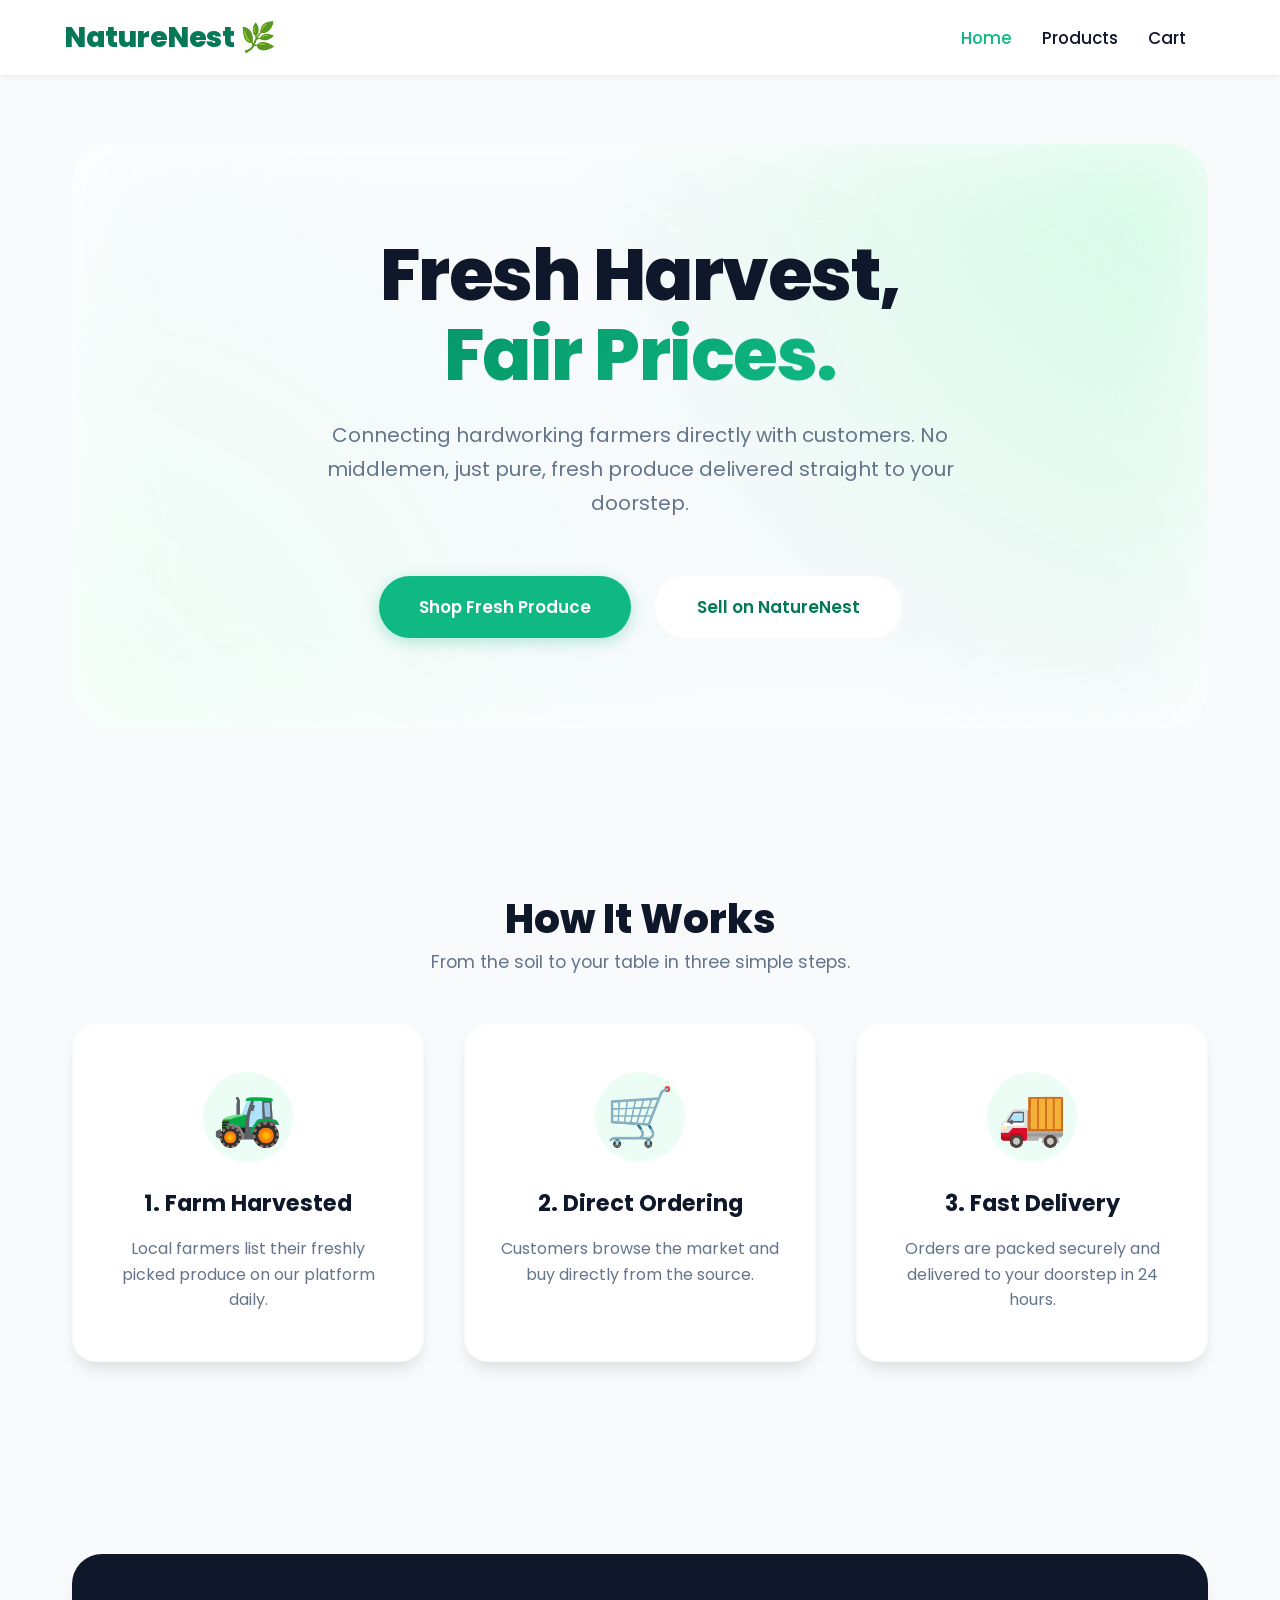
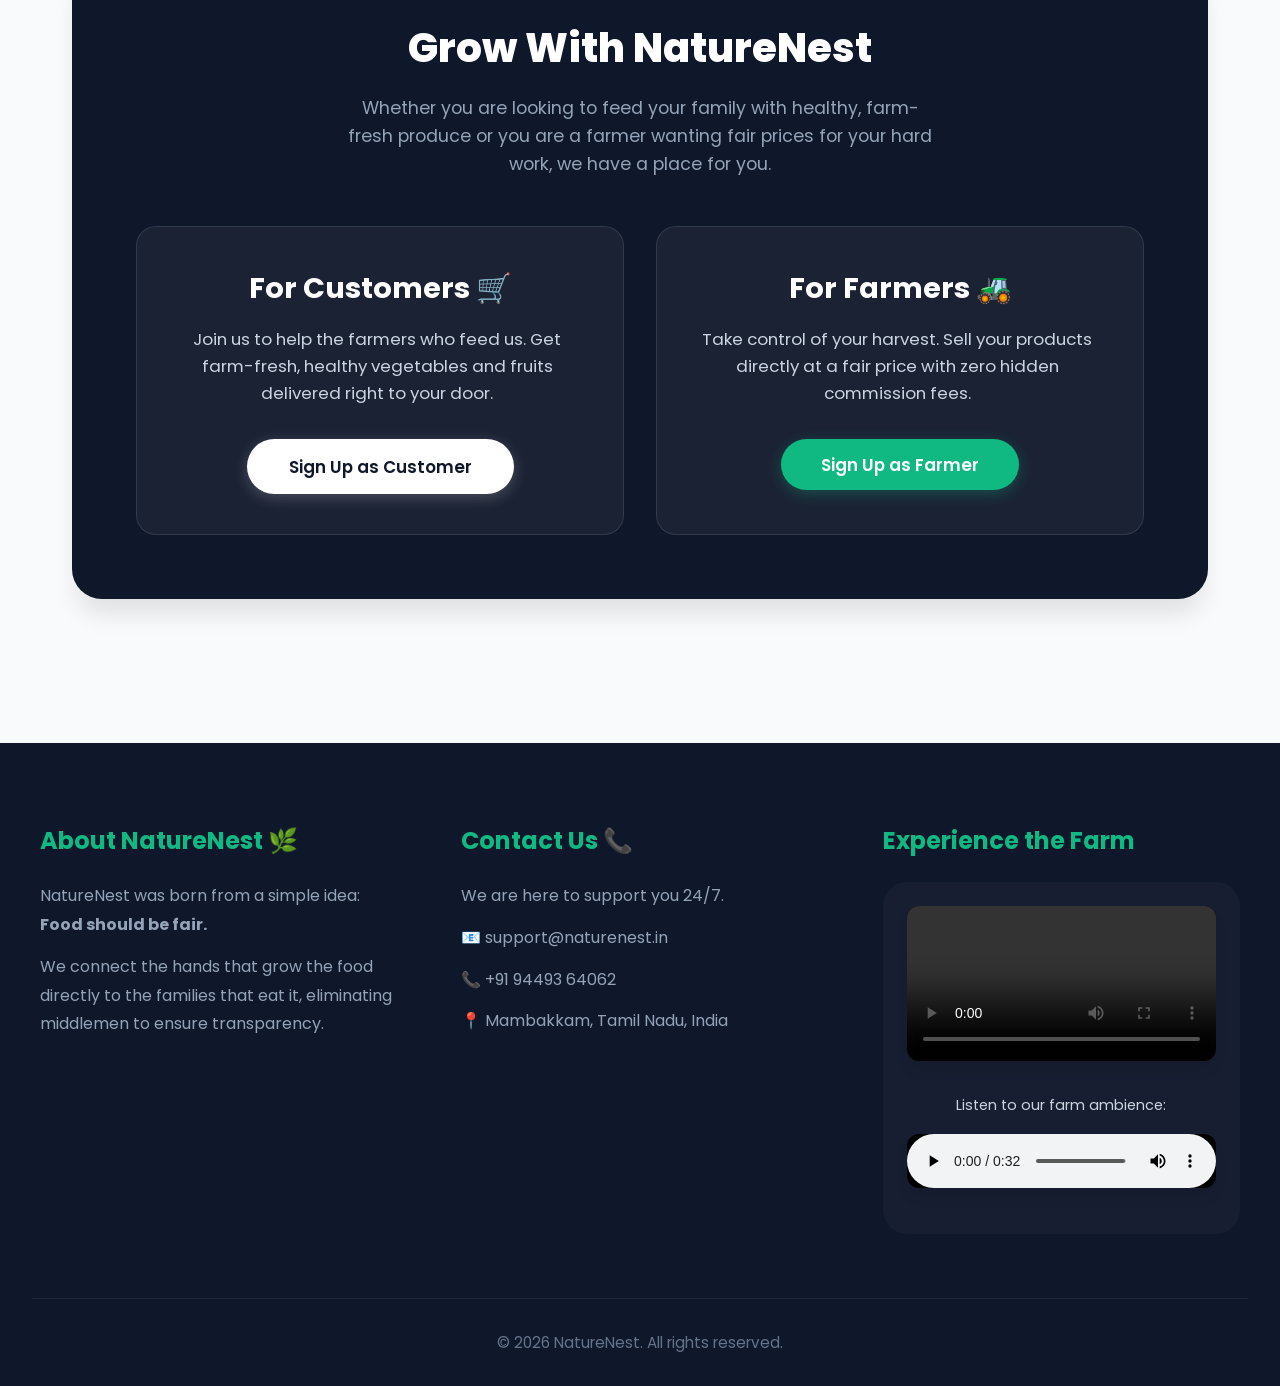
<file: index.html>
<!DOCTYPE html>
<html lang="en">
<head>
    <meta charset="UTF-8">
    <meta name="viewport" content="width=device-width, initial-scale=1.0">
    <title>NatureNest - Fresh & Fair</title>
    <link rel="stylesheet" href="style.css">
</head>
<body>
    <header>
        <a href="index.html" class="logo">NatureNest 🌿</a>
        <ul class="nav-links">
            <li><a href="index.html" style="color: var(--primary);">Home</a></li>
            <li><a href="products.html">Products</a></li>
            <li><a href="cart.html" class="cart-link">Cart <span id="cart-badge" class="badge" style="display: none;">0</span></a></li>
            <li><a id="auth-nav-link" style="cursor: pointer;"></a></li>
        </ul>
    </header>
    <section style="padding-top: 2rem;">
        <div class="hero-wrapper">
            <h1>Fresh Harvest,<br><span class="gradient-text">Fair Prices.</span></h1>
            <p>Connecting hardworking farmers directly with customers. No middlemen, just pure, fresh produce delivered straight to your doorstep.</p>
            <div style="display: flex; gap: 1.5rem; margin-top: 1rem; justify-content: center; flex-wrap: wrap;">
                <button class="btn-role btn-green" onclick="window.location.href='products.html'">Shop Fresh Produce</button>
                <button class="btn-role btn-white" style="color: var(--primary-dark);" onclick="openSignup('farmer')">Sell on NatureNest</button>
            </div>
        </div>
    </section>
    <section>
        <div style="text-align: center; margin-bottom: 2rem;">
            <h2 style="font-size: 2.5rem; color: var(--text-dark); font-weight: 800;">How It Works</h2>
            <p style="color: var(--text-gray); font-size: 1.1rem;">From the soil to your table in three simple steps.</p>
        </div>
        <div class="features-grid">
            <div class="feature-box">
                <span class="feature-icon">🚜</span>
                <h3>1. Farm Harvested</h3>
                <p>Local farmers list their freshly picked produce on our platform daily.</p>
            </div>
            <div class="feature-box">
                <span class="feature-icon">🛒</span>
                <h3>2. Direct Ordering</h3>
                <p>Customers browse the market and buy directly from the source.</p>
            </div>
            <div class="feature-box">
                <span class="feature-icon">🚚</span>
                <h3>3. Fast Delivery</h3>
                <p>Orders are packed securely and delivered to your doorstep in 24 hours.</p>
            </div>
        </div>
    </section>
    <section>
        <div class="category-banner">
            <h2 style="text-align: center;">Grow With NatureNest</h2>
            <p style="text-align: center; max-width: 600px; margin-bottom: 3rem;">Whether you are looking to feed your family with healthy, farm-fresh produce or you are a farmer wanting fair prices for your hard work, we have a place for you.</p>
            <div style="display: flex; gap: 2rem; flex-wrap: wrap; justify-content: center; width: 100%;">
                <div style="flex: 1; min-width: 300px; background: rgba(255,255,255,0.05); padding: 2.5rem; border-radius: 20px; text-align: center; border: 1px solid rgba(255,255,255,0.1);">
                    <h3 style="font-size: 1.8rem; margin-bottom: 1rem;">For Customers 🛒</h3>
                    <p style="margin-bottom: 2rem; line-height: 1.6; color: #cbd5e1; font-size: 1.05rem;">Join us to help the farmers who feed us. Get farm-fresh, healthy vegetables and fruits delivered right to your door.</p>
                    <button class="btn-role btn-white" style="width: auto; padding: 0.8rem 2.5rem;" onclick="openSignup('customer')">Sign Up as Customer</button>
                </div>
                <div style="flex: 1; min-width: 300px; background: rgba(255,255,255,0.05); padding: 2.5rem; border-radius: 20px; text-align: center; border: 1px solid rgba(255,255,255,0.1);">
                    <h3 style="font-size: 1.8rem; margin-bottom: 1rem;">For Farmers 🚜</h3>
                    <p style="margin-bottom: 2rem; line-height: 1.6; color: #cbd5e1; font-size: 1.05rem;">Take control of your harvest. Sell your products directly at a fair price with zero hidden commission fees.</p>
                    <button class="btn-role btn-green" style="width: auto; padding: 0.8rem 2.5rem;" onclick="openSignup('farmer')">Sign Up as Farmer</button>
                </div>
            </div>
        </div>
    </section>
    <footer>
        <div class="footer-container">
            <div class="footer-section">
                <h3>About NatureNest 🌿</h3>
                <p>NatureNest was born from a simple idea: <strong>Food should be fair.</strong></p>
                <p>We connect the hands that grow the food directly to the families that eat it, eliminating middlemen to ensure transparency.</p>
            </div>
            <div class="footer-section">
                <h3>Contact Us 📞</h3>
                <p>We are here to support you 24/7.</p>
                <p>📧 support@naturenest.in</p>
                <p>📞 +91 94493 64062</p>
                <p>📍 Mambakkam, Tamil Nadu, India</p>
            </div>
            <div class="footer-section">
                <h3>Experience the Farm</h3>
                <div class="footer-media">
                    <video controls><source src="Plant.mp4" type="video/mp4"></video>
                    <p style="font-size: 0.9rem; margin-top: 10px; margin-bottom: 15px; color: #cbd5e1;">Listen to our farm ambience:</p>
                    <audio controls><source src="Breeze.mp3" type="audio/mpeg"></audio>
                </div>
            </div>
        </div>
        <div class="footer-bottom">&copy; 2026 NatureNest. All rights reserved.</div>
    </footer>
    <script src="https://code.jquery.com/jquery-3.6.0.min.js"></script>
    <script src="script.js"></script>
</body>
</html>
</file>
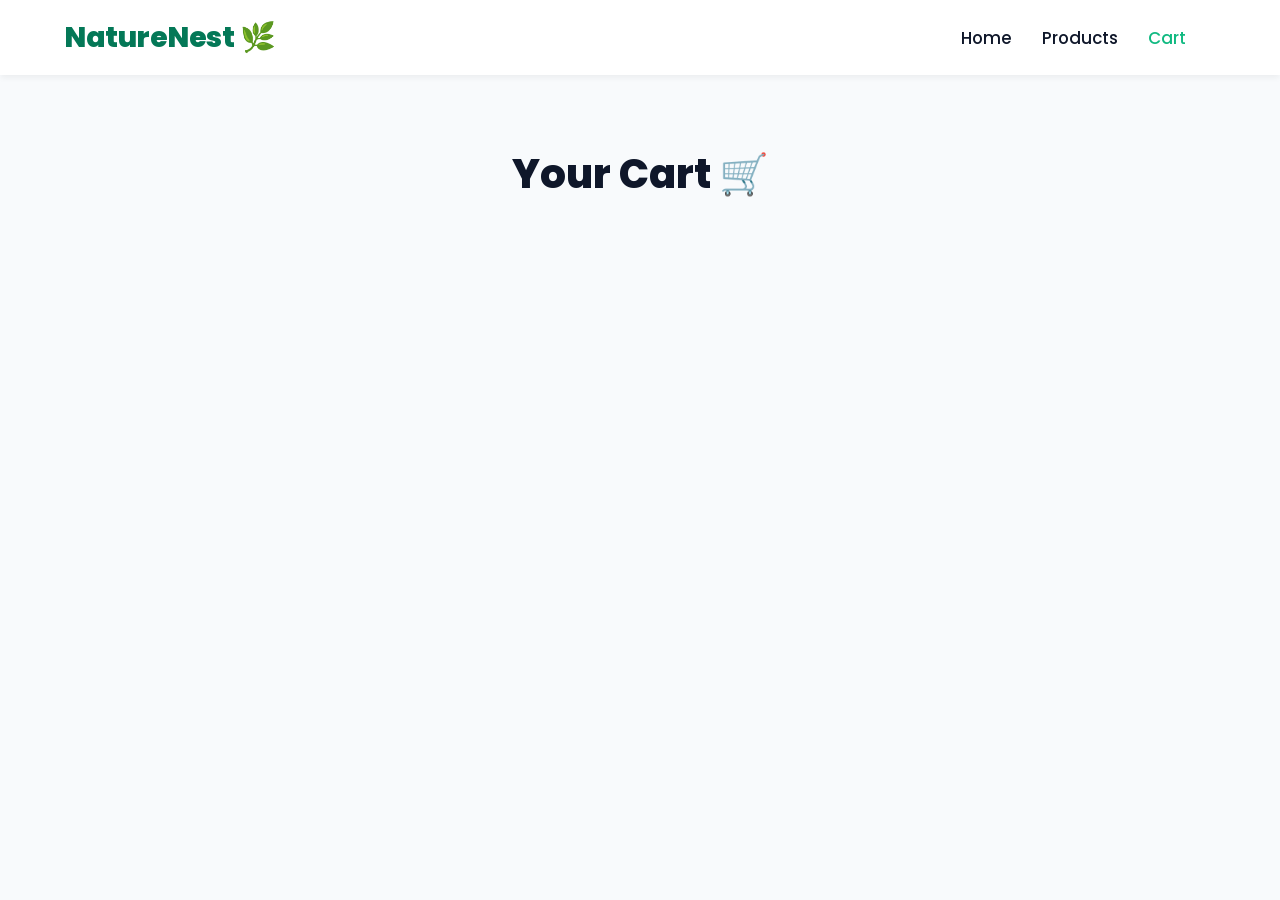
<file: cart.html>
<!DOCTYPE html>
<html lang="en">
<head>
    <meta charset="UTF-8">
    <meta name="viewport" content="width=device-width, initial-scale=1.0">
    <title>NatureNest - Your Cart</title>
    <link rel="stylesheet" href="style.css">
</head>
<body>
    <header>
        <a href="index.html" class="logo">NatureNest 🌿</a>
        <ul class="nav-links">
            <li><a href="index.html">Home</a></li>
            <li><a href="products.html">Products</a></li>
            <li><a href="cart.html" class="cart-link" style="color: var(--primary);">Cart <span id="cart-badge" class="badge" style="display: none;">0</span></a></li>
            <li><a id="auth-nav-link" style="cursor: pointer;"></a></li>
        </ul>
    </header>
    <section class="cart-container">
        <h2 style="font-size: 2.5rem; color: var(--text-dark); font-weight: 800; text-align: center; margin-bottom: 3rem;">Your Cart 🛒</h2>
        <div id="empty-cart-msg" style="text-align: center; padding: 4rem 0; background: var(--white); border-radius: 24px; box-shadow: var(--shadow-sm); display: none;">
            <div style="font-size: 5rem; margin-bottom: 1rem; opacity: 0.5;">🛒</div>
            <h3 style="color: var(--text-dark); font-size: 1.8rem;">Your Cart is Empty</h3>
            <p style="color: var(--text-gray); margin-top: 0.5rem; margin-bottom: 2rem; font-size: 1.1rem;">Looks like you haven't added any fresh produce yet.</p>
            <a href="products.html" class="btn-role btn-green" style="display: inline-block; width: auto; padding: 1rem 2.5rem; font-size: 1.1rem; border-radius: 99px;">Browse Market</a>
        </div>
        <div id="cart-items-container"></div>
        <div id="cart-total-section" class="cart-total-section" style="display: none;">
            <h3 style="font-size: 1.4rem; color: var(--text-gray);">Total Amount: <strong style="color: var(--primary); font-size: 2.5rem; margin-left: 10px;">₹<span id="cart-total">0</span></strong></h3>
            <button class="btn-role btn-green" style="display: inline-block; width: auto; padding: 1.2rem 3rem; font-size: 1.1rem; margin-top: 1rem; border-radius: 99px;" onclick="window.location.href='checkout.html'">Proceed to Checkout →</button>
        </div>
    </section>
    <script src="https://code.jquery.com/jquery-3.6.0.min.js"></script>
    <script src="script.js"></script>
</body>
</html>
</file>
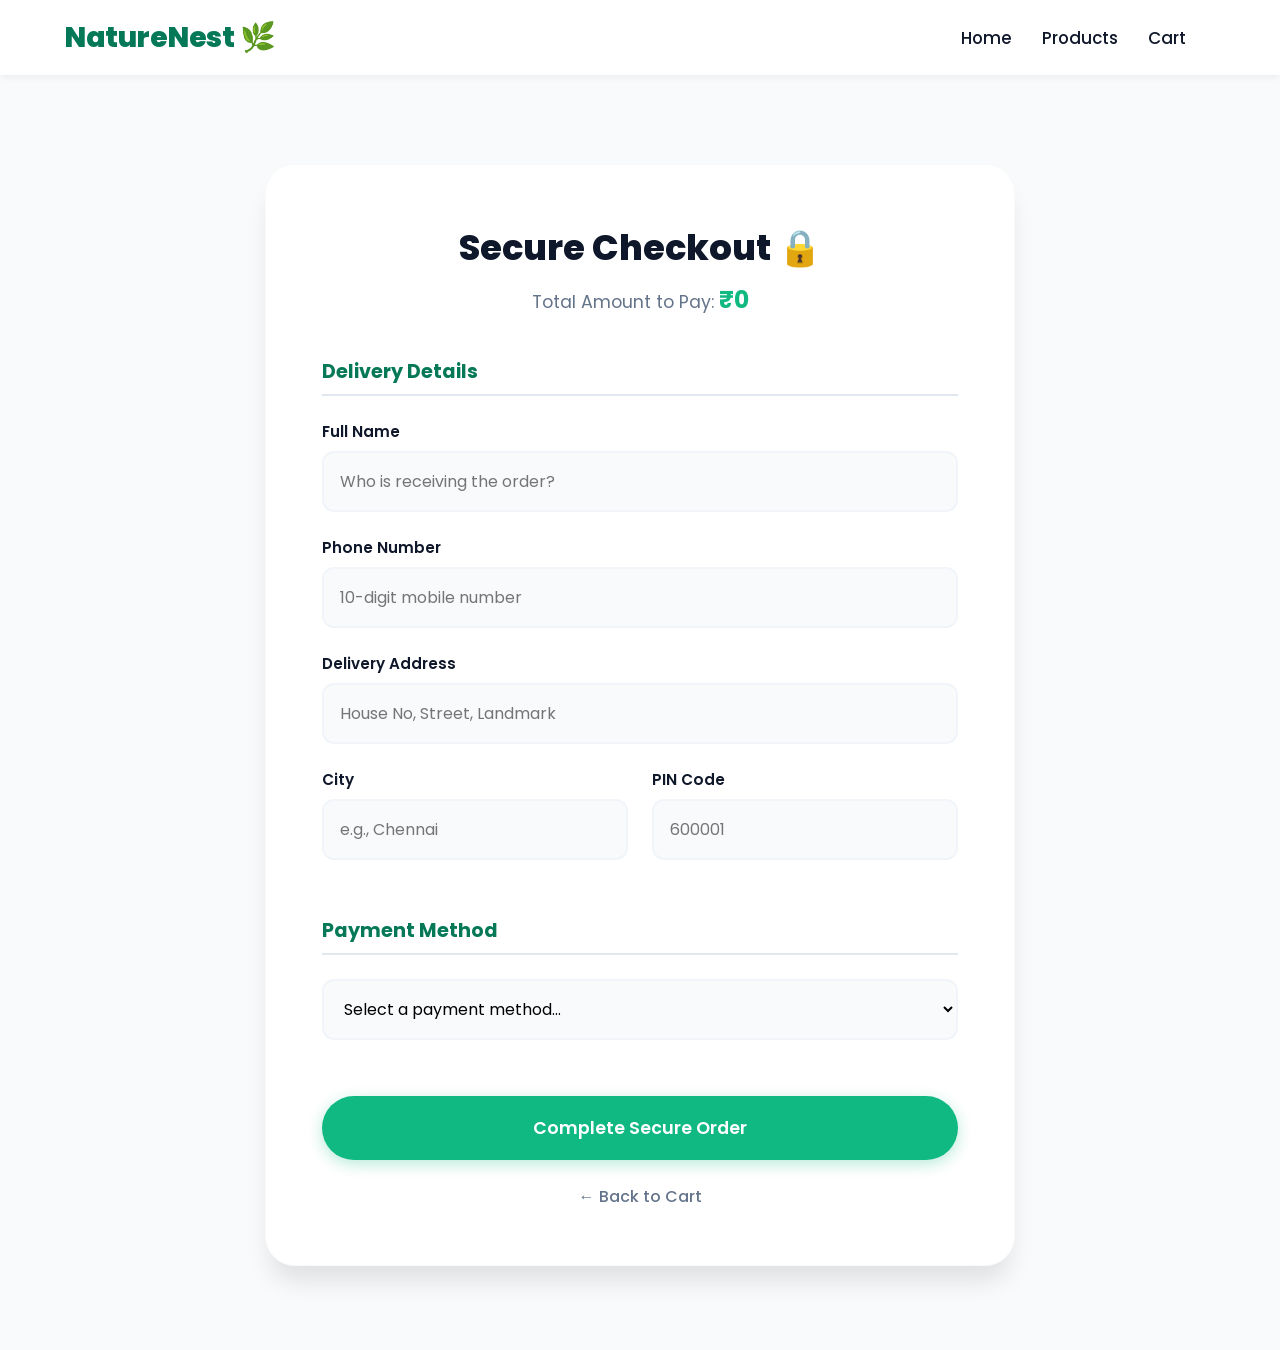
<file: checkout.html>
<!DOCTYPE html>
<html lang="en">
<head>
    <meta charset="UTF-8">
    <meta name="viewport" content="width=device-width, initial-scale=1.0">
    <title>NatureNest - Secure Checkout</title>
    <link rel="stylesheet" href="style.css">
</head>
<body>
    <header>
        <a href="index.html" class="logo">NatureNest 🌿</a>
        <ul class="nav-links">
            <li><a href="index.html">Home</a></li>
            <li><a href="products.html">Products</a></li>
            <li><a href="cart.html" class="cart-link">Cart <span id="cart-badge" class="badge" style="display: none;">0</span></a></li>
            <li><a id="auth-nav-link" style="cursor: pointer;"></a></li>
        </ul>
    </header>
    <section>
        <div class="add-product-container">
            <h2 style="color: var(--text-dark); margin-bottom: 0.5rem; text-align: center; font-size: 2.2rem; font-weight: 800;">Secure Checkout 🔒</h2>
            <p style="text-align: center; color: var(--text-gray); margin-bottom: 2.5rem; font-size: 1.1rem;">Total Amount to Pay: <strong style="color: var(--primary); font-size: 1.5rem;">₹<span id="checkout-total">0</span></strong></p>
            <form onsubmit="handleCheckout(event)">
                <h3 style="margin-bottom: 1.5rem; color: var(--primary-dark); font-size: 1.2rem; border-bottom: 2px solid #e2e8f0; padding-bottom: 0.5rem;">Delivery Details</h3>
                <div class="input-group">
                    <label>Full Name</label>
                    <input type="text" required placeholder="Who is receiving the order?">
                </div>
                <div class="input-group">
                    <label>Phone Number</label>
                    <input type="tel" required placeholder="10-digit mobile number">
                </div>
                <div class="input-group">
                    <label>Delivery Address</label>
                    <input type="text" required placeholder="House No, Street, Landmark">
                </div>
                <div class="form-row">
                    <div class="input-group">
                        <label>City</label>
                        <input type="text" required placeholder="e.g., Chennai">
                    </div>
                    <div class="input-group">
                        <label>PIN Code</label>
                        <input type="number" required placeholder="600001">
                    </div>
                </div>
                <h3 style="margin-top: 2rem; margin-bottom: 1.5rem; color: var(--primary-dark); font-size: 1.2rem; border-bottom: 2px solid #e2e8f0; padding-bottom: 0.5rem;">Payment Method</h3>
                <div class="input-group">
                    <select required style="cursor: pointer;">
                        <option value="" disabled selected>Select a payment method...</option>
                        <option value="upi">UPI (GPay, PhonePe, Paytm)</option>
                        <option value="card">Credit / Debit Card</option>
                        <option value="cod">Cash on Delivery (COD)</option>
                    </select>
                </div>
                <button type="submit" class="btn-role btn-green" style="margin-top: 2rem; padding: 1.2rem; font-size: 1.1rem; border-radius: 99px; width: 100%;">Complete Secure Order</button>
            </form>
            <p style="text-align: center; margin-top: 1.5rem;"><a href="cart.html" style="color: var(--text-gray); text-decoration: none; font-weight: 500; transition: var(--transition);">← Back to Cart</a></p>
        </div>
    </section>
    <script src="https://code.jquery.com/jquery-3.6.0.min.js"></script>
    <script src="script.js"></script>
</body>
</html>
</file>
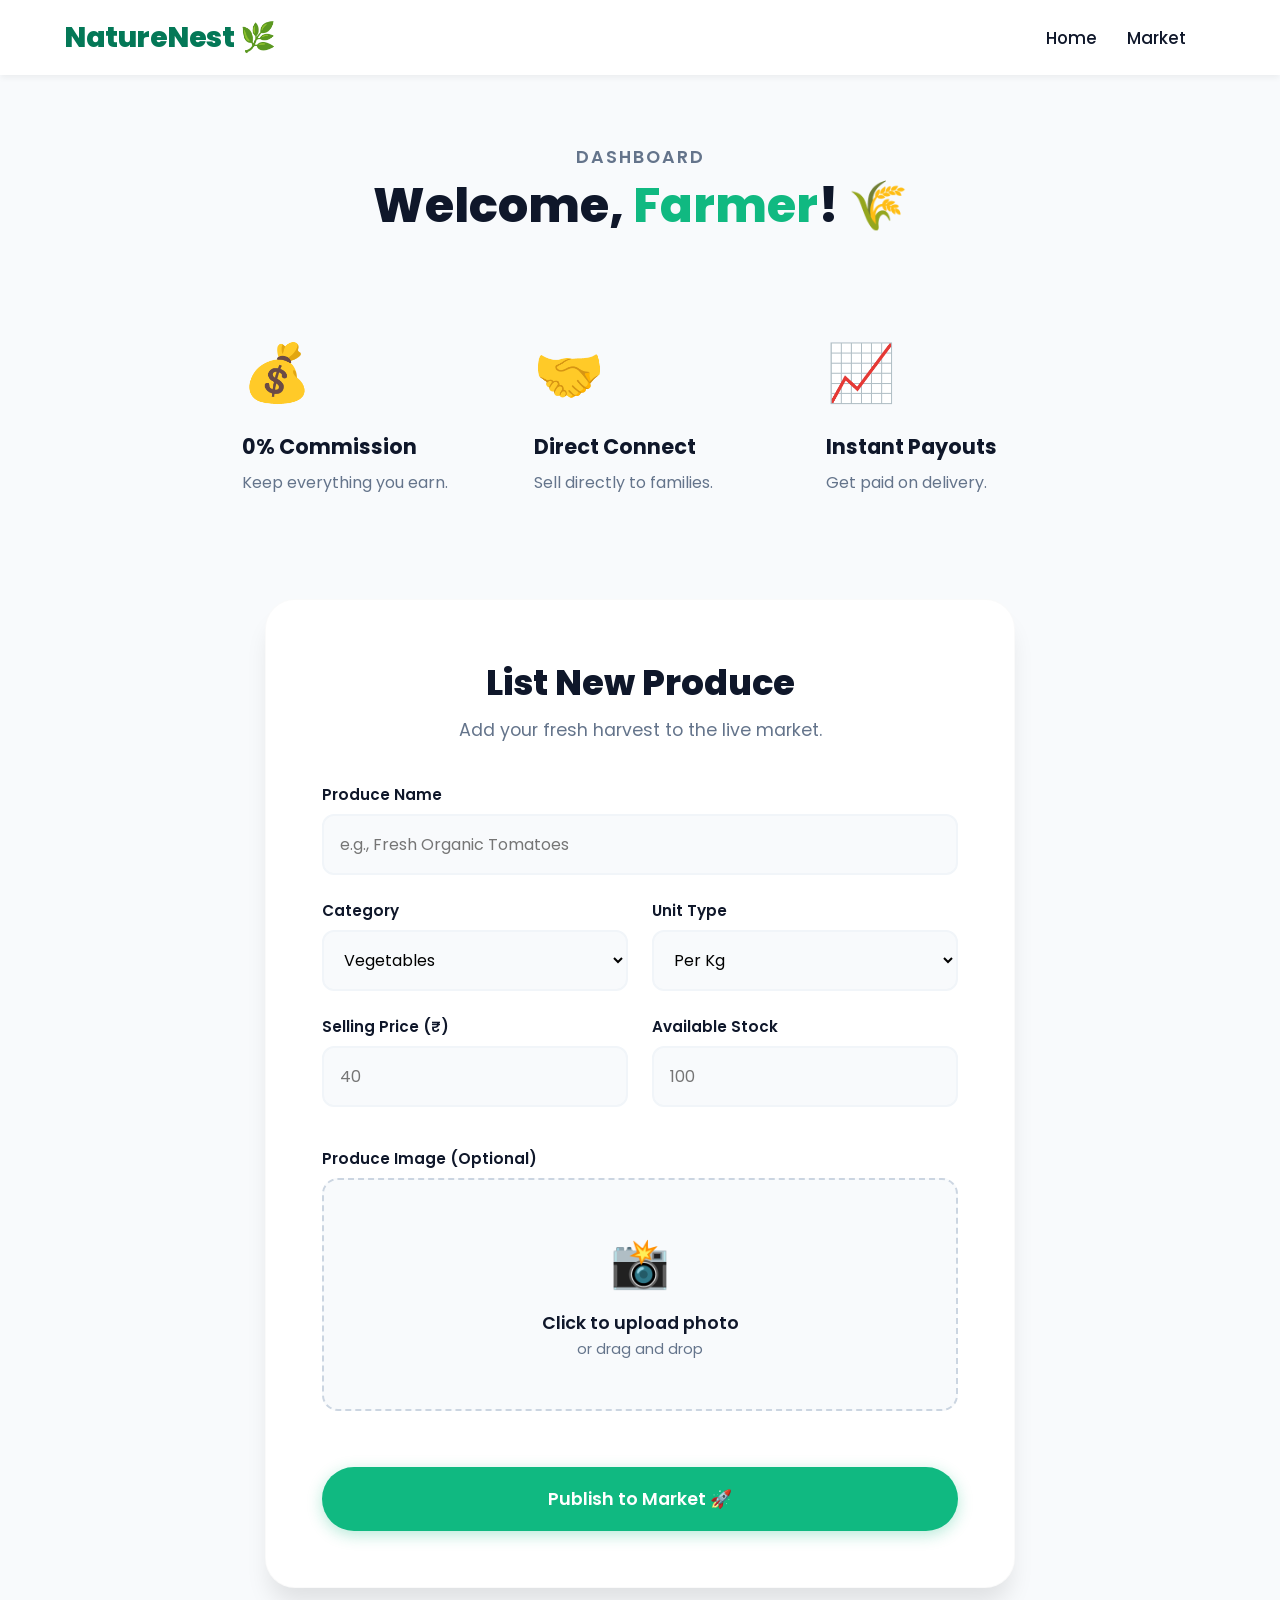
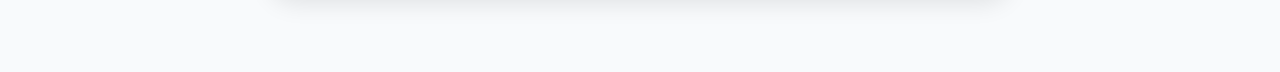
<file: farmer.html>
<!DOCTYPE html>
<html lang="en">
<head>
    <meta charset="UTF-8">
    <meta name="viewport" content="width=device-width, initial-scale=1.0">
    <title>NatureNest - Dashboard</title>
    <link rel="stylesheet" href="style.css">
</head>
<body>
    <header>
        <a href="index.html" class="logo">NatureNest 🌿</a>
        <ul class="nav-links">
            <li><a href="index.html">Home</a></li>
            <li><a href="products.html">Market</a></li>
            <li><a id="auth-nav-link" style="cursor: pointer;"></a></li>
        </ul>
    </header>
    <section>
        <div style="text-align: center; margin-bottom: 3rem;">
            <p style="color: var(--text-gray); font-size: 1.1rem; text-transform: uppercase; letter-spacing: 2px; font-weight: 600;">Dashboard</p>
            <h2 style="font-size: 3rem; font-weight: 800; color: var(--text-dark);">Welcome, <span id="farmer-name" style="color: var(--primary);">Farmer</span>! 🌾</h2>
        </div>
        <div style="display: flex; gap: 2rem; flex-wrap: wrap; justify-content: center; margin-bottom: 4rem;">
            <div class="role-card" style="padding: 2.5rem 1.5rem; width: 260px;">
                <div style="font-size: 3.5rem; margin-bottom: 1rem;">💰</div>
                <h3 style="font-size: 1.3rem; color: var(--text-dark);">0% Commission</h3>
                <p style="color: var(--text-gray); font-size: 1rem; margin-top: 0.5rem;">Keep everything you earn.</p>
            </div>
            <div class="role-card" style="padding: 2.5rem 1.5rem; width: 260px;">
                <div style="font-size: 3.5rem; margin-bottom: 1rem;">🤝</div>
                <h3 style="font-size: 1.3rem; color: var(--text-dark);">Direct Connect</h3>
                <p style="color: var(--text-gray); font-size: 1rem; margin-top: 0.5rem;">Sell directly to families.</p>
            </div>
            <div class="role-card" style="padding: 2.5rem 1.5rem; width: 260px;">
                <div style="font-size: 3.5rem; margin-bottom: 1rem;">📈</div>
                <h3 style="font-size: 1.3rem; color: var(--text-dark);">Instant Payouts</h3>
                <p style="color: var(--text-gray); font-size: 1rem; margin-top: 0.5rem;">Get paid on delivery.</p>
            </div>
        </div>
        <div class="add-product-container">
            <h2 style="color: var(--text-dark); margin-bottom: 0.5rem; text-align: center; font-size: 2.2rem; font-weight: 800;">List New Produce</h2>
            <p style="text-align: center; color: var(--text-gray); margin-bottom: 2.5rem; font-size: 1.1rem;">Add your fresh harvest to the live market.</p>
            <form onsubmit="handleAddProduct(event)">
                <div class="input-group">
                    <label>Produce Name</label>
                    <input type="text" id="product-name" required placeholder="e.g., Fresh Organic Tomatoes">
                </div>
                <div class="form-row">
                    <div class="input-group">
                        <label>Category</label>
                        <select id="product-category" required style="cursor: pointer;">
                            <option>Vegetables</option>
                            <option>Fruits</option>
                            <option>Grains</option>
                        </select>
                    </div>
                    <div class="input-group">
                        <label>Unit Type</label>
                        <select id="product-unit" required style="cursor: pointer;">
                            <option>Per Kg</option>
                            <option>Per Dozen</option>
                            <option>Per Piece</option>
                        </select>
                    </div>
                </div>
                <div class="form-row">
                    <div class="input-group">
                        <label>Selling Price (₹)</label>
                        <input type="number" id="product-price" required placeholder="40">
                    </div>
                    <div class="input-group">
                        <label>Available Stock</label>
                        <input type="number" id="product-stock" required placeholder="100">
                    </div>
                </div>
                <div class="input-group" style="margin-top: 1rem;">
                    <label>Produce Image (Optional)</label>
                    <div class="upload-area" onclick="document.getElementById('fileInput').click()">
                        <div id="uploadText">
                            <span style="font-size: 3rem; color: var(--primary);">📸</span><br>
                            <span style="color: var(--text-dark); font-weight: 600; font-size: 1.1rem; display: block; margin-top: 10px;">Click to upload photo</span>
                            <span style="color: var(--text-gray); font-size: 0.9rem;">or drag and drop</span>
                        </div>
                        <img id="imagePreview" class="preview-img" alt="Product preview">
                        <input type="file" id="fileInput" hidden onchange="showPreview(this)" accept="image/*">
                    </div>
                </div>
                <button type="submit" class="btn-role btn-green" style="margin-top: 2rem; padding: 1.2rem; font-size: 1.1rem; border-radius: 99px; width: 100%;">Publish to Market 🚀</button>
            </form>
        </div>
    </section>
    <script src="https://code.jquery.com/jquery-3.6.0.min.js"></script>
    <script src="script.js"></script>
</body>
</html>
</file>
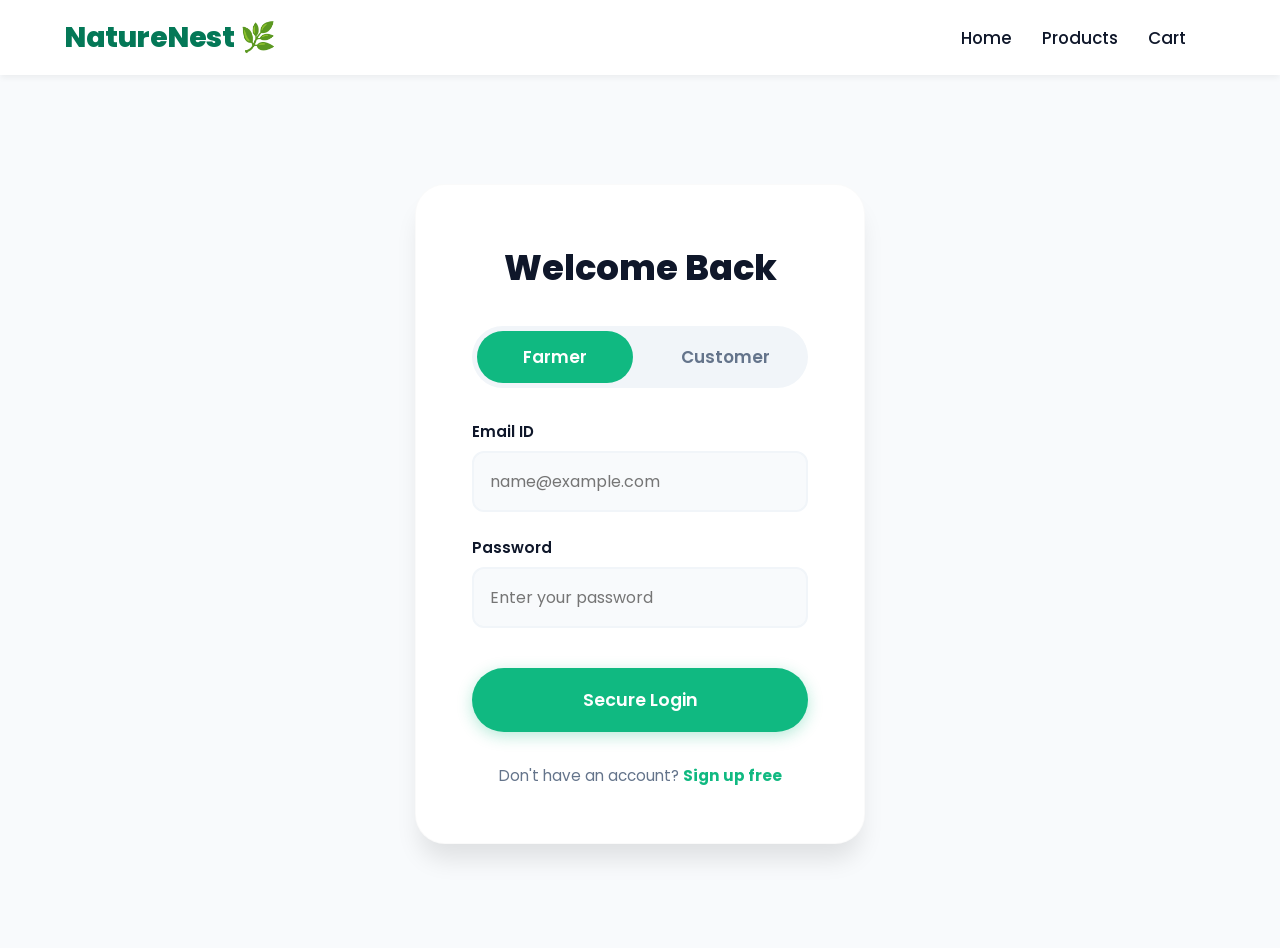
<file: login.html>
<!DOCTYPE html>
<html lang="en">
<head>
    <meta charset="UTF-8">
    <meta name="viewport" content="width=device-width, initial-scale=1.0">
    <title>NatureNest - Login</title>
    <link rel="stylesheet" href="style.css">
</head>
<body>
    <header>
        <a href="index.html" class="logo">NatureNest 🌿</a>
        <ul class="nav-links">
            <li><a href="index.html">Home</a></li>
            <li><a href="products.html">Products</a></li>
            <li><a href="cart.html" class="cart-link">Cart <span id="cart-badge" class="badge" style="display: none;">0</span></a></li>
            <li><a id="auth-nav-link" style="cursor: pointer;"></a></li>
        </ul>
    </header>
    <section>
        <div class="login-box">
            <h2 id="login-title" style="margin-bottom: 2rem; color: var(--text-dark); text-align: center; font-size: 2.2rem; font-weight: 800;">Welcome Back</h2>
            <div style="display: flex; gap: 15px; margin-bottom: 2rem; background: #f1f5f9; padding: 5px; border-radius: 99px;">
                <button type="button" id="btn-farmer" class="btn-role btn-green" style="margin-top: 0; padding: 0.8rem; flex: 1; box-shadow: none; border-radius: 99px;" onclick="setRole('farmer')">Farmer</button>
                <button type="button" id="btn-customer" class="btn-role btn-outline" style="margin-top: 0; padding: 0.8rem; flex: 1; border: none; background: transparent; color: var(--text-gray); border-radius: 99px;" onclick="setRole('customer')">Customer</button>
            </div>
            <form onsubmit="handleLogin(event)">
                <div class="input-group">
                    <label>Email ID</label>
                    <input type="email" id="login-email" required placeholder="name@example.com">
                </div>
                <div class="input-group">
                    <label>Password</label>
                    <input type="password" id="login-password" required placeholder="Enter your password">
                </div>
                <button type="submit" class="btn-role btn-green" style="padding: 1.2rem; font-size: 1.1rem; margin-top: 1rem; border-radius: 99px; width: 100%;">Secure Login</button>
            </form>
            <p style="text-align: center; margin-top: 2rem; font-size: 0.95rem; color: var(--text-gray);">
                Don't have an account? <a href="signup.html" style="color: var(--primary); text-decoration: none; font-weight: 700;">Sign up free</a>
            </p>
        </div>
    </section>
    <script src="https://code.jquery.com/jquery-3.6.0.min.js"></script>
    <script src="script.js"></script>
</body>
</html>
</file>
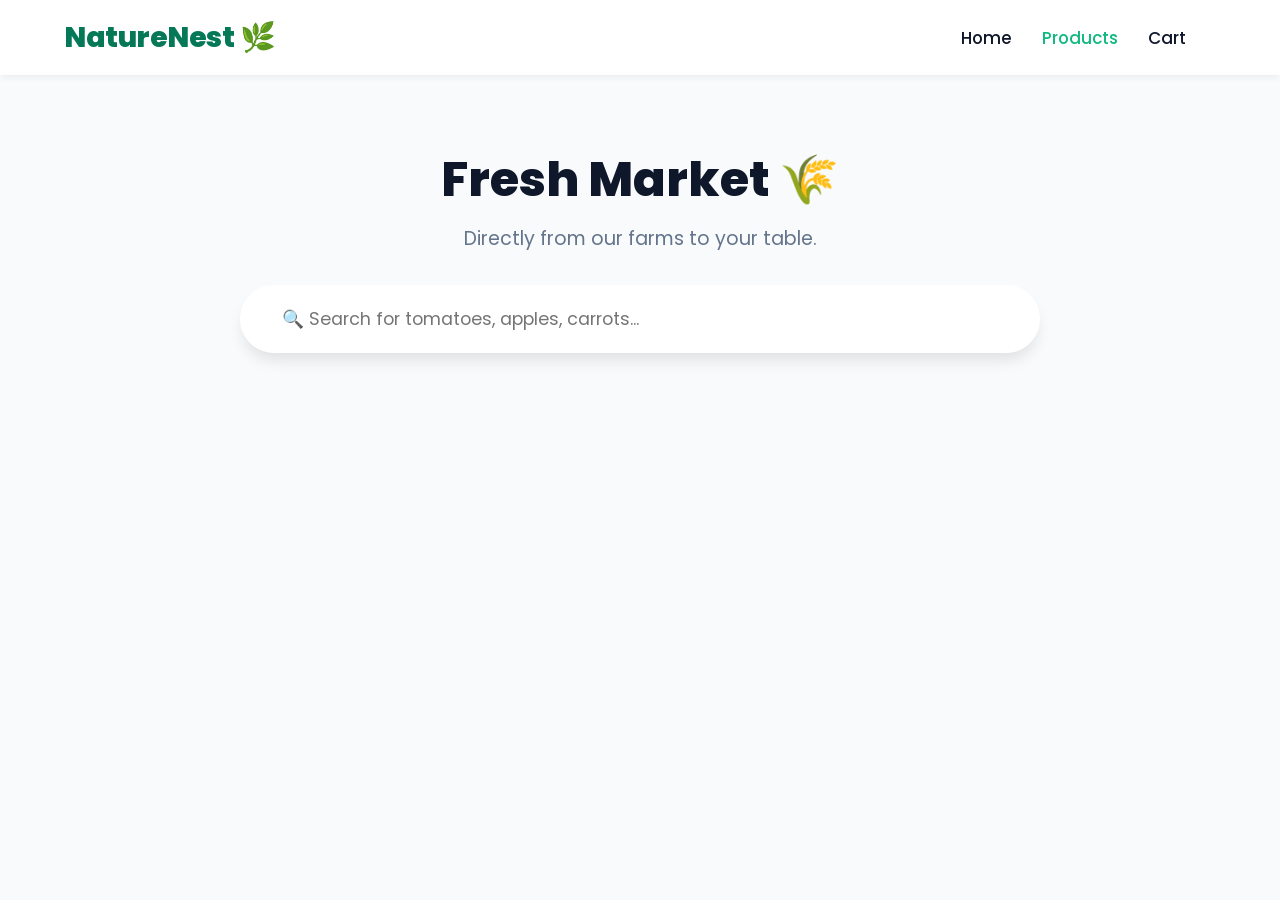
<file: products.html>
<!DOCTYPE html>
<html lang="en">
<head>
    <meta charset="UTF-8">
    <meta name="viewport" content="width=device-width, initial-scale=1.0">
    <title>NatureNest - Market</title>
    <link rel="stylesheet" href="style.css">
</head>
<body>
    <header>
        <a href="index.html" class="logo">NatureNest 🌿</a>
        <ul class="nav-links">
            <li><a href="index.html">Home</a></li>
            <li><a href="products.html" style="color: var(--primary);">Products</a></li>
            <li><a href="cart.html" class="cart-link">Cart <span id="cart-badge" class="badge" style="display: none;">0</span></a></li>
            <li><a id="auth-nav-link" style="cursor: pointer;"></a></li>
        </ul>
    </header>
    <section>
        <div style="text-align: center; margin-bottom: 2rem;">
            <h2 style="font-size: 3rem; color: var(--text-dark); font-weight: 800;">Fresh Market 🌾</h2>
            <p style="color: var(--text-gray); font-size: 1.2rem; margin-top: 0.5rem;">Directly from our farms to your table.</p>
        </div>
        <div class="search-container">
            <input type="text" id="search-input" placeholder="🔍 Search for tomatoes, apples, carrots..." onkeyup="filterMarket()">
        </div>
        <div id="product-grid" class="product-grid"></div>
    </section>
    <script src="https://code.jquery.com/jquery-3.6.0.min.js"></script>
    <script src="script.js"></script>
</body>
</html>
</file>
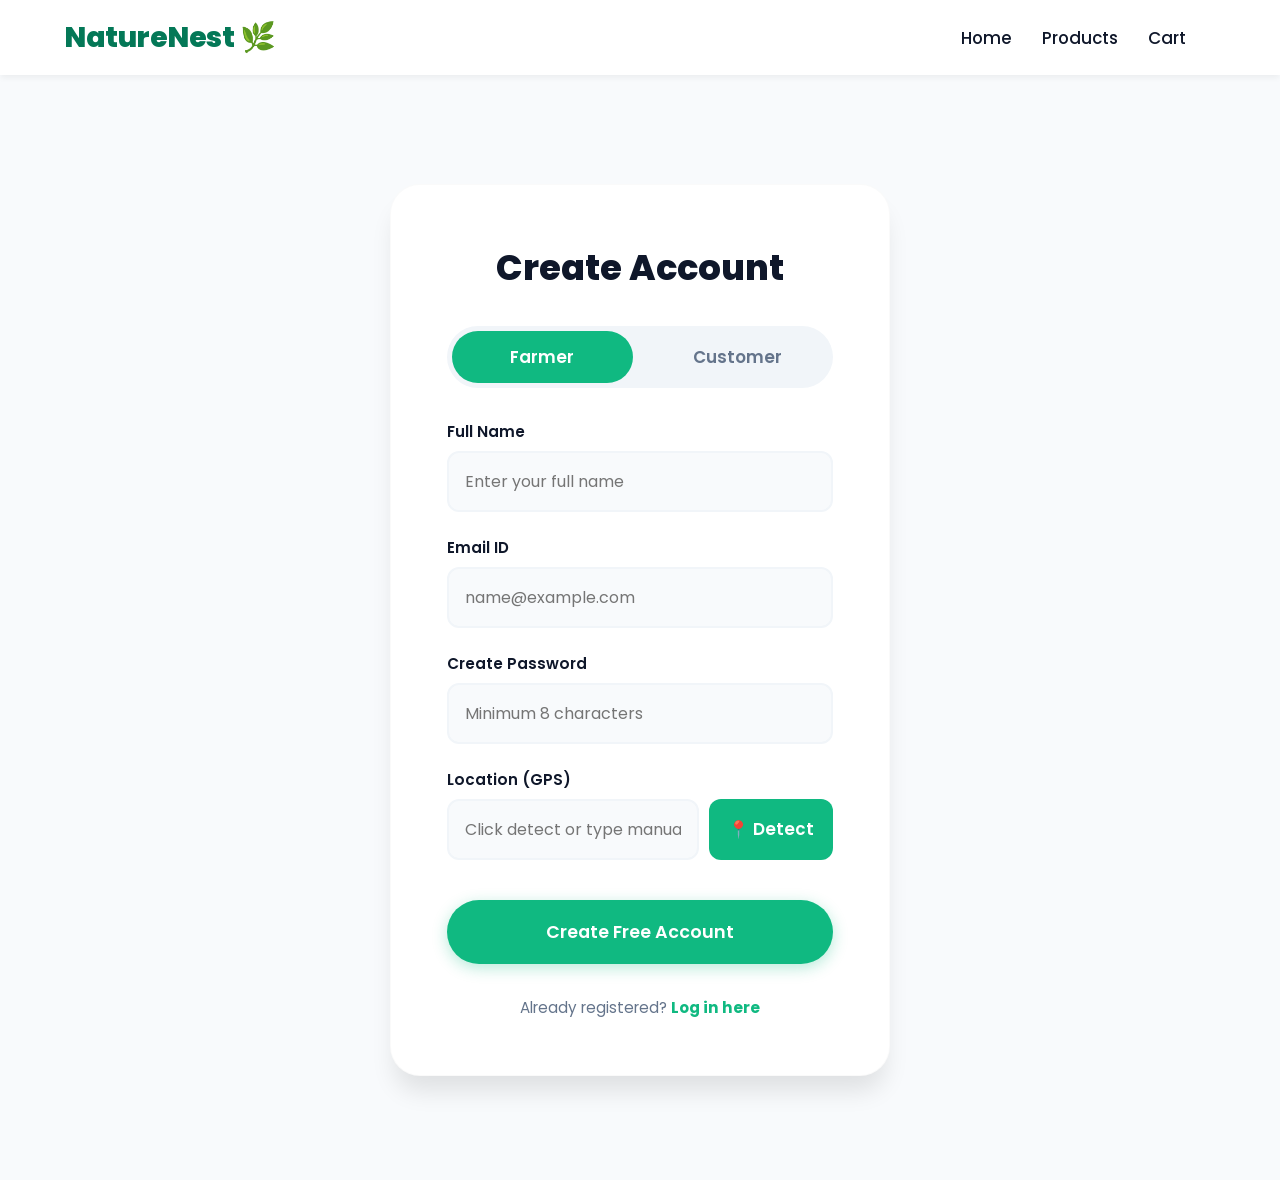
<file: signup.html>
<!DOCTYPE html>
<html lang="en">
<head>
    <meta charset="UTF-8">
    <meta name="viewport" content="width=device-width, initial-scale=1.0">
    <title>NatureNest - Join Us</title>
    <link rel="stylesheet" href="style.css">
</head>
<body>
    <header>
        <a href="index.html" class="logo">NatureNest 🌿</a>
        <ul class="nav-links">
            <li><a href="index.html">Home</a></li>
            <li><a href="products.html">Products</a></li>
            <li><a href="cart.html" class="cart-link">Cart <span id="cart-badge" class="badge" style="display: none;">0</span></a></li>
            <li><a id="auth-nav-link" style="cursor: pointer;"></a></li>
        </ul>
    </header>
    <section>
        <div class="login-box" style="max-width: 500px;">
            <h2 id="signup-title" style="margin-bottom: 2rem; color: var(--text-dark); text-align: center; font-size: 2.2rem; font-weight: 800;">Create Account</h2>
            <div style="display: flex; gap: 15px; margin-bottom: 2rem; background: #f1f5f9; padding: 5px; border-radius: 99px;">
                <button type="button" id="btn-farmer" class="btn-role btn-green" style="margin-top: 0; padding: 0.8rem; flex: 1; box-shadow: none; border-radius: 99px;" onclick="setRole('farmer')">Farmer</button>
                <button type="button" id="btn-customer" class="btn-role btn-outline" style="margin-top: 0; padding: 0.8rem; flex: 1; border: none; background: transparent; color: var(--text-gray); border-radius: 99px;" onclick="setRole('customer')">Customer</button>
            </div>
            <form onsubmit="handleSignup(event)">
                <div class="input-group">
                    <label>Full Name</label>
                    <input type="text" id="signup-name" required placeholder="Enter your full name">
                </div>
                <div class="input-group">
                    <label>Email ID</label>
                    <input type="email" id="signup-email" required placeholder="name@example.com">
                </div>
                <div class="input-group">
                    <label>Create Password</label>
                    <input type="password" id="signup-password" required placeholder="Minimum 8 characters">
                </div>
                <div class="input-group">
                    <label>Location (GPS)</label>
                    <div style="display: flex; gap: 10px;">
                        <input type="text" id="signup-location" required placeholder="Click detect or type manually" style="flex: 1;">
                        <button type="button" id="location-btn" class="btn-role btn-green" style="margin: 0; padding: 0 1.2rem; width: auto; border-radius: 12px; display: flex; align-items: center; justify-content: center; box-shadow: none;" onclick="getLocation()">📍 Detect</button>
                    </div>
                </div>
                <button type="submit" class="btn-role btn-green" style="padding: 1.2rem; font-size: 1.1rem; margin-top: 1rem; border-radius: 99px; width: 100%;">Create Free Account</button>
            </form>
            <p style="text-align: center; margin-top: 2rem; font-size: 0.95rem; color: var(--text-gray);">
                Already registered? <a href="login.html" style="color: var(--primary); text-decoration: none; font-weight: 700;">Log in here</a>
            </p>
        </div>
    </section>
    <script src="https://code.jquery.com/jquery-3.6.0.min.js"></script>
    <script src="script.js"></script>
</body>
</html>
</file>
<file: style.css>
@import url('https://fonts.googleapis.com/css2?family=Poppins:wght@300;400;500;600;700;800&display=swap');
:root {
    --primary: #10b981;
    --primary-dark: #047857;
    --bg-light: #f8fafc;
    --text-dark: #0f172a;
    --text-gray: #64748b;
    --white: #ffffff;
    --shadow-sm: 0 4px 6px -1px rgba(0, 0, 0, 0.05);
    --shadow-md: 0 10px 15px -3px rgba(0, 0, 0, 0.1);
    --shadow-lg: 0 20px 25px -5px rgba(0, 0, 0, 0.1);
    --transition: all 0.3s cubic-bezier(0.4, 0, 0.2, 1);
}
* { margin: 0; padding: 0; box-sizing: border-box; font-family: 'Poppins', sans-serif; }
body { background-color: var(--bg-light); color: var(--text-dark); padding-top: 80px; -webkit-font-smoothing: antialiased; overflow-x: hidden; }
header { position: fixed; top: 0; width: 100%; background: rgba(255, 255, 255, 0.95); backdrop-filter: blur(16px); -webkit-backdrop-filter: blur(16px); padding: 1rem 4rem; display: flex; justify-content: space-between; align-items: center; box-shadow: var(--shadow-sm); z-index: 1000; }
.logo { font-size: 1.8rem; font-weight: 800; color: var(--primary-dark); cursor: pointer; text-decoration: none; letter-spacing: -0.5px;}
.nav-links { display: flex; gap: 30px; list-style: none; align-items: center; margin: 0;}
.nav-links a { text-decoration: none; color: var(--text-dark); font-weight: 500; transition: var(--transition); cursor: pointer; font-size: 1.05rem; display: flex; align-items: center; gap: 5px; }
.nav-links a:hover { color: var(--primary); transform: translateY(-2px); }
.cart-link { position: relative; }
.badge { background: #ef4444; color: white; font-size: 0.75rem; font-weight: 700; padding: 2px 8px; border-radius: 99px; transform: translateY(-2px); box-shadow: 0 2px 5px rgba(239, 68, 68, 0.4); }
section { padding: 4rem 2rem; max-width: 1200px; margin: 0 auto; animation: slideUp 0.6s ease-out forwards; opacity: 0; transform: translateY(20px); }
@keyframes slideUp { to { opacity: 1; transform: translateY(0); } }
.hero-wrapper { display: flex; flex-direction: column; align-items: center; justify-content: center; text-align: center; min-height: 65vh; padding: 4rem 2rem; background: radial-gradient(circle at top right, #d1fae5 0%, transparent 50%), radial-gradient(circle at bottom left, #ecfdf5 0%, transparent 50%); border-radius: 40px; margin: 2rem auto; max-width: 1200px; box-shadow: inset 0 0 100px rgba(255,255,255,0.8); }
.hero-wrapper h1 { font-size: 4.5rem; line-height: 1.1; font-weight: 800; color: var(--text-dark); margin-bottom: 1.5rem; letter-spacing: -1.5px; }
.gradient-text { background: linear-gradient(135deg, #059669 0%, #10b981 100%); background-clip: text; -webkit-background-clip: text; -webkit-text-fill-color: transparent; }
.hero-wrapper p { font-size: 1.25rem; color: var(--text-gray); margin-bottom: 2.5rem; line-height: 1.7; max-width: 700px; }
.features-grid { display: grid; grid-template-columns: repeat(auto-fit, minmax(300px, 1fr)); gap: 2.5rem; margin-top: 3rem; }
.feature-box { background: var(--white); padding: 3rem 2rem; border-radius: 24px; box-shadow: var(--shadow-md); text-align: center; transition: var(--transition); border: 1px solid rgba(0,0,0,0.02); }
.feature-box:hover { transform: translateY(-10px); box-shadow: var(--shadow-lg); }
.feature-icon { font-size: 3.5rem; margin-bottom: 1.5rem; display: inline-block; background: #ecfdf5; width: 90px; height: 90px; line-height: 90px; border-radius: 50%; }
.feature-box h3 { font-size: 1.4rem; color: var(--text-dark); margin-bottom: 1rem; font-weight: 700; }
.feature-box p { color: var(--text-gray); font-size: 1rem; line-height: 1.6; }
.category-banner { background: var(--text-dark); border-radius: 30px; padding: 4rem; display: flex; flex-direction: column; align-items: center; justify-content: center; margin-top: 4rem; color: white; box-shadow: var(--shadow-lg); }
.category-banner h2 { font-size: 2.5rem; margin-bottom: 1rem; font-weight: 800; }
.category-banner p { color: #94a3b8; font-size: 1.1rem; max-width: 400px; margin-bottom: 2rem; line-height: 1.6; }
.btn-role { display: inline-block; padding: 1rem 2.5rem; border-radius: 99px; font-weight: 600; cursor: pointer; text-decoration: none; text-align: center; font-size: 1.05rem; transition: var(--transition); border: none; }
.btn-green { background: var(--primary); color: white; box-shadow: 0 4px 15px rgba(16, 185, 129, 0.3); }
.btn-green:hover { background: var(--primary-dark); transform: translateY(-3px); box-shadow: 0 8px 25px rgba(16, 185, 129, 0.4); }
.btn-white { background: var(--white); color: var(--text-dark); box-shadow: 0 4px 15px rgba(255, 255, 255, 0.2); border: 2px solid transparent;}
.btn-white:hover { border-color: var(--primary); transform: translateY(-3px); box-shadow: 0 8px 25px rgba(255, 255, 255, 0.3); }
.btn-outline { background: transparent; color: var(--text-gray); border: none; }
.btn-outline:hover { color: var(--primary); }
.search-container { max-width: 800px; margin: 0 auto 4rem; position: relative; }
.search-container input { width: 100%; padding: 1.2rem 2.5rem; font-size: 1.1rem; border-radius: 99px; border: 2px solid var(--white); outline: none; box-shadow: var(--shadow-md); transition: var(--transition); background: var(--white); }
.search-container input:focus { border-color: var(--primary); box-shadow: 0 10px 25px rgba(16, 185, 129, 0.15); transform: translateY(-2px); }
.login-box { max-width: 450px; margin: 40px auto; background: var(--white); padding: 3.5rem; border-radius: 30px; box-shadow: var(--shadow-lg); border: 1px solid rgba(0,0,0,0.02); }
.input-group { margin-bottom: 1.5rem; text-align: left; }
.input-group label { display: block; margin-bottom: 0.5rem; font-size: 0.95rem; font-weight: 600; color: var(--text-dark); }
.input-group input, .input-group select { width: 100%; padding: 1rem; border: 2px solid #f1f5f9; border-radius: 12px; outline: none; transition: var(--transition); font-size: 1rem; background: #f8fafc; }
.input-group input:focus, .input-group select:focus { border-color: var(--primary); background: var(--white); box-shadow: 0 0 0 4px rgba(16, 185, 129, 0.1); }
.add-product-container { max-width: 750px; margin: 20px auto; background: var(--white); padding: 3.5rem; border-radius: 30px; box-shadow: var(--shadow-lg); border: 1px solid rgba(0,0,0,0.02); }
.form-row { display: grid; grid-template-columns: 1fr 1fr; gap: 1.5rem; }
.upload-area { border: 2px dashed #cbd5e1; border-radius: 16px; padding: 3rem 2rem; text-align: center; cursor: pointer; transition: var(--transition); margin-top: 0.5rem; background: #f8fafc; }
.upload-area:hover { border-color: var(--primary); background: #ecfdf5; }
.preview-img { max-width: 100%; max-height: 200px; display: none; margin-top: 10px; border-radius: 12px; margin-left: auto; margin-right: auto; box-shadow: var(--shadow-sm);}
.product-grid { display: grid; grid-template-columns: repeat(auto-fill, minmax(260px, 1fr)); gap: 2.5rem;}
.product-card { background: var(--white); border-radius: 24px; overflow: hidden; box-shadow: var(--shadow-md); transition: var(--transition); border: 1px solid rgba(0,0,0,0.02); display: flex; flex-direction: column; }
.product-card:hover { transform: translateY(-10px); box-shadow: var(--shadow-lg); }
.p-img-box { height: 220px; background: radial-gradient(circle, #f8fafc 0%, #e2e8f0 100%); display: flex; align-items: center; justify-content: center; font-size: 6rem; transition: var(--transition); }
.product-card:hover .p-img-box { transform: scale(1.05) rotate(2deg); }
.cart-container { max-width: 800px; margin: 0 auto; }
.cart-item { display: flex; justify-content: space-between; align-items: center; background: var(--white); padding: 1.5rem; border-radius: 20px; box-shadow: var(--shadow-md); margin-bottom: 1.5rem; border: 1px solid rgba(0,0,0,0.02); transition: var(--transition);}
.cart-item:hover { transform: translateX(5px); box-shadow: var(--shadow-lg); }
.cart-item-info { display: flex; align-items: center; gap: 1.5rem; }
.cart-item-icon { font-size: 3rem; background: radial-gradient(circle, #ecfdf5 0%, #d1fae5 100%); width: 90px; height: 90px; display: flex; align-items: center; justify-content: center; border-radius: 16px; box-shadow: var(--shadow-sm);}
.btn-remove { background: #fee2e2; color: #ef4444; border: none; padding: 0.6rem 1.2rem; border-radius: 10px; cursor: pointer; font-weight: 600; transition: var(--transition);}
.btn-remove:hover { background: #ef4444; color: white; transform: scale(1.05); }
.cart-total-section { background: var(--white); padding: 2.5rem; border-radius: 24px; box-shadow: var(--shadow-lg); text-align: right; margin-top: 3rem; border: 1px solid rgba(0,0,0,0.02);}
.cart-total-section h3 { font-size: 2rem; color: var(--text-dark); margin-bottom: 1.5rem; font-weight: 800;}
footer { background-color: #0f172a; color: var(--white); padding: 5rem 2rem 2rem; margin-top: 5rem; }
.footer-container { max-width: 1200px; margin: 0 auto; display: grid; grid-template-columns: repeat(auto-fit, minmax(300px, 1fr)); gap: 4rem; }
.footer-section h3 { color: var(--primary); margin-bottom: 1.5rem; font-size: 1.5rem; font-weight: 700; }
.footer-section p { color: #94a3b8; line-height: 1.8; margin-bottom: 0.8rem; font-size: 1rem; }
.footer-media { background: rgba(255,255,255,0.03); padding: 1.5rem; border-radius: 24px; text-align: center;}
.footer-media video, .footer-media audio { width: 100%; border-radius: 12px; outline: none; margin-bottom: 15px; background: #000; box-shadow: var(--shadow-md);}
.footer-bottom { text-align: center; margin-top: 4rem; padding-top: 2rem; border-top: 1px solid #1e293b; color: #64748b; font-size: 0.95rem; }
.toast { position: fixed; bottom: 30px; left: 50%; transform: translateX(-50%) translateY(100px); background: var(--text-dark); color: white; padding: 1rem 2rem; border-radius: 99px; box-shadow: 0 10px 25px rgba(0,0,0,0.2); font-weight: 500; z-index: 9999; opacity: 0; transition: all 0.4s cubic-bezier(0.68, -0.55, 0.265, 1.55); display: flex; align-items: center; gap: 10px; font-size: 1rem; }
.toast.show { transform: translateX(-50%) translateY(0); opacity: 1; }
.toast-success-icon { background: var(--primary); color: white; width: 24px; height: 24px; border-radius: 50%; display: flex; align-items: center; justify-content: center; font-size: 0.8rem; font-weight: bold;}
.cookie-banner { position: fixed; bottom: 20px; right: 20px; background: #0f172a; color: white; padding: 24px; border-radius: 16px; box-shadow: 0 10px 40px rgba(0,0,0,0.3); z-index: 10000; width: 340px; font-size: 0.9rem; border: 1px solid #1e293b; animation: slideUp 0.5s ease-out forwards; }
.cookie-banner p { margin-bottom: 20px; color: #cbd5e1; line-height: 1.5; }
.cookie-btn-allow { background: white; color: black; border: none; padding: 12px; width: 100%; border-radius: 8px; cursor: pointer; font-weight: 600; margin-bottom: 10px; transition: var(--transition); }
.cookie-btn-allow:hover { background: #f8fafc; transform: scale(1.02); }
.cookie-btn-decline { background: transparent; color: white; border: 1px solid #334155; padding: 12px; width: 100%; border-radius: 8px; cursor: pointer; font-weight: 600; transition: var(--transition); }
.cookie-btn-decline:hover { background: #1e293b; }
</file>
